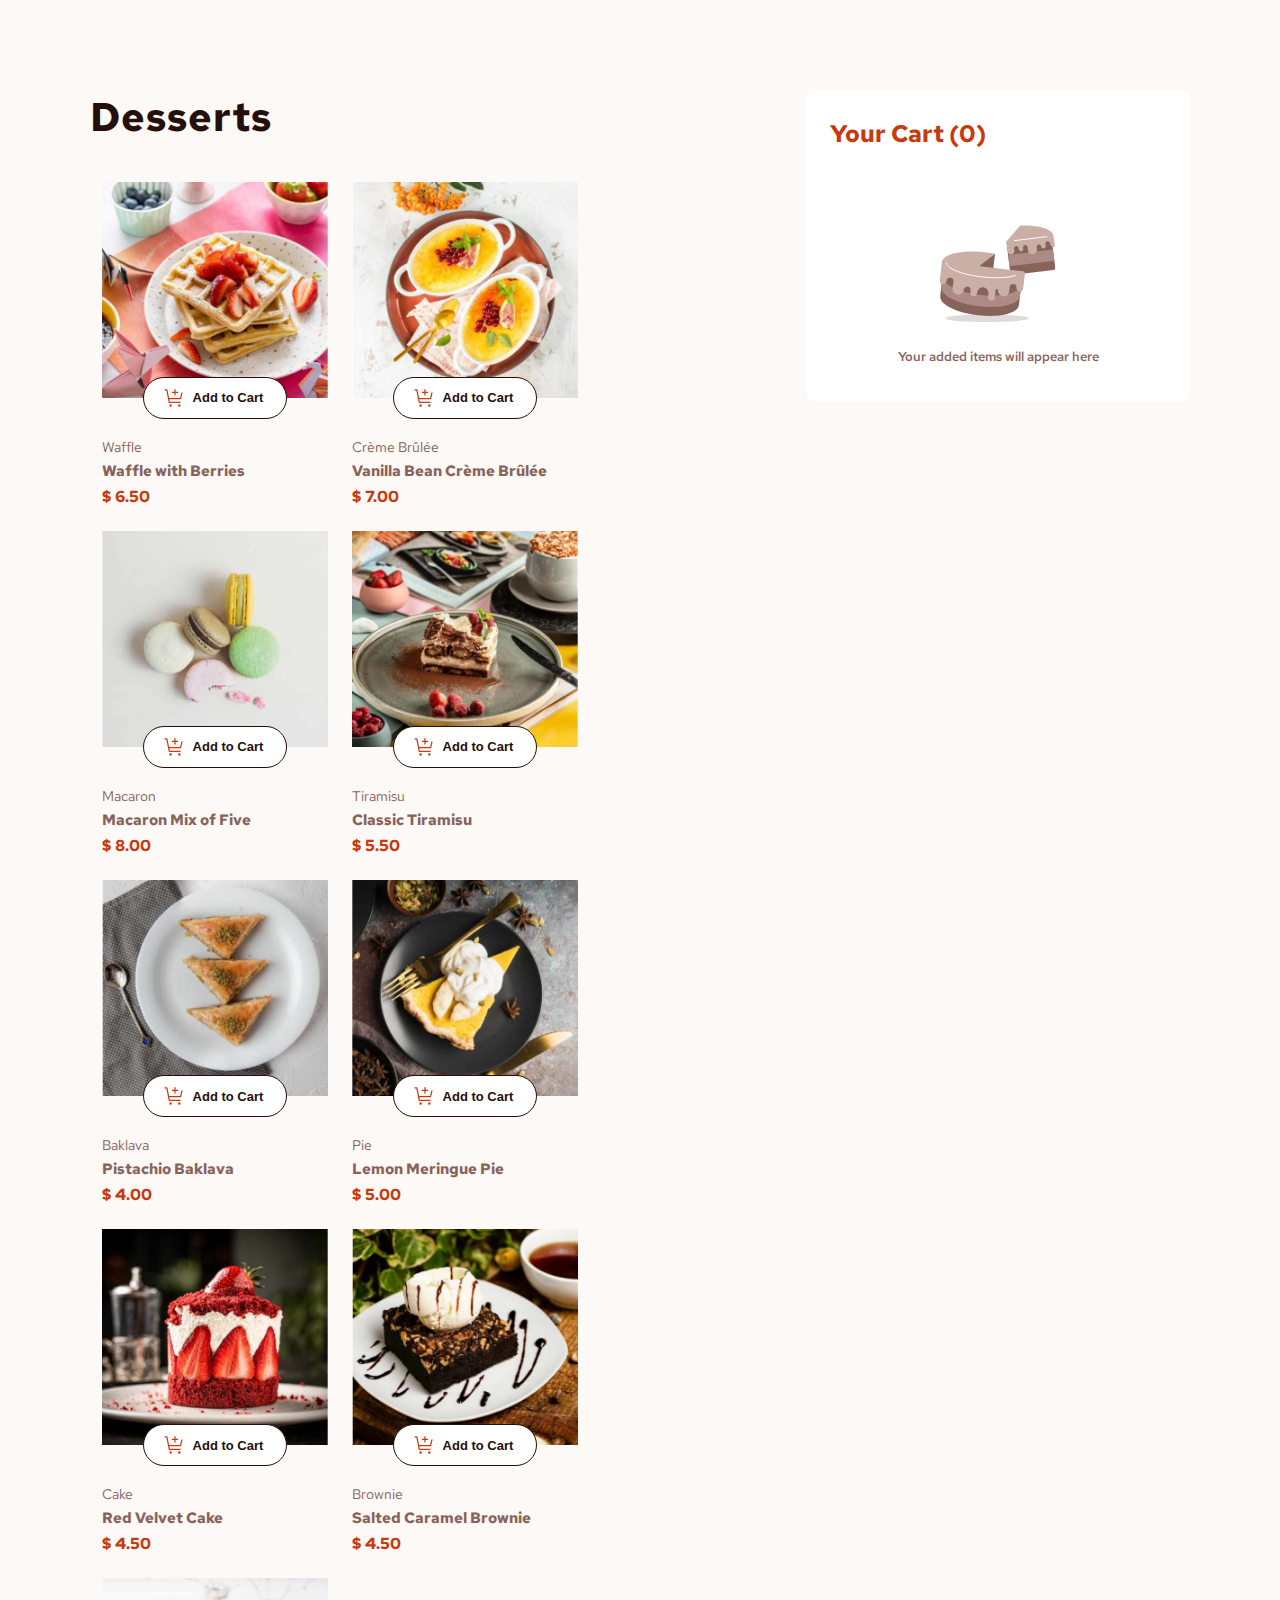
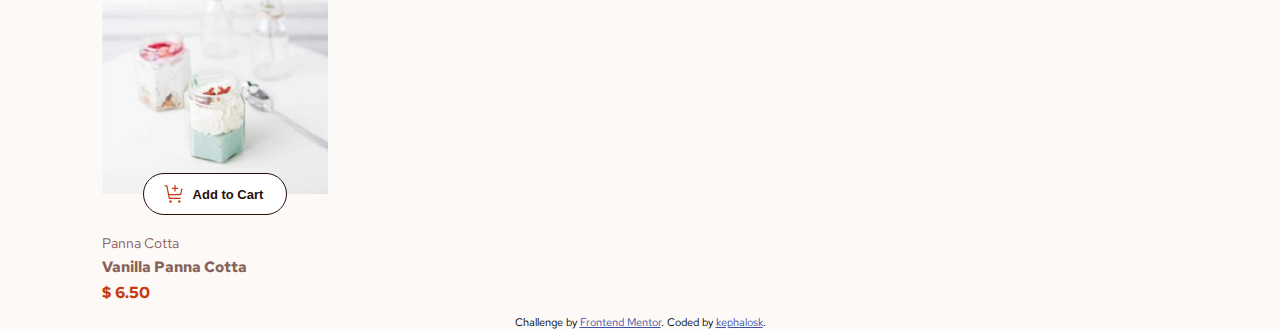
<file: index.html>
<!DOCTYPE html>
<html>
    <head>
        <meta charset="UTF-8">
        <meta name="viewport" content="width=device-width, initial-scale=1.0">
        <link rel="icon" type="image/png" sizes="32x32" href="assets/images/favicon-32x32.png">
        <link rel="stylesheet" href="components/dessertButtonSelectedComponent.css">
        <link rel="stylesheet" href="components/dessertButtonComponent.css">
        <link rel="stylesheet" href="components/cartBoxSelectedListItemComponent.css">
        <link rel="stylesheet" href="components/dessertsGridItemComponent.css">
        <link rel="stylesheet" href="components/confirmationListItemComponent.css">
        <link rel="stylesheet" href="styles.css">
        <script type="module" src="main.js"></script>
        <title>kephalosk | Product List With Chart</title>
    </head>
    <body>
        <div class="windowPadding">
            <main>
                <section class="desserts">
                    <h1>Desserts</h1>
                    <div class="dessertsGrid">
                        <div class="dessertsGridItemComponent"></div>
                        <div class="dessertsGridItemComponent"></div>
                        <div class="dessertsGridItemComponent"></div>
                        <div class="dessertsGridItemComponent"></div>
                        <div class="dessertsGridItemComponent"></div>
                        <div class="dessertsGridItemComponent"></div>
                        <div class="dessertsGridItemComponent"></div>
                        <div class="dessertsGridItemComponent"></div>
                        <div class="dessertsGridItemComponent"></div>
                    </div>
                </section>
                <section class="cart">
                    <div class="cartBox">
                        <label class="cartBoxHeadline">Your Cart (<span class="itemsAmountTotal">0</span>)</label>
                        <div class="cartBoxEmpty">
                            <img class="cartBoxEmptyImage" src="assets/images/illustration-empty-cart.svg" alt="image of cake">
                            <p>Your added items will appear here</p>
                        </div>
                        <div class="cartBoxSelected hidden">
                            <div class="cartBoxSelectedList">
                                <div class="cartBoxSelectedListItems"></div>
                            </div>
                            <div class="cartBoxSelectedTotal">
                                <label class="cartBoxSelectedTotalName">Order Total</label>
                                <label class="cartBoxSelectedTotalPrice">$46.50</label>
                            </div>
                            <div class="cartBoxSelectedHint">
                                <img src="assets/images/icon-carbon-neutral.svg" alt="carbon neutral icon">
                                <label>This is a <span>carbon-neutral</span> delivery</label>
                            </div>
                            <button class="cartBoxSelectedButton">Confirm Order</button>
                        </div>
                    </div>
                </section>
            </main>
            <footer class="attribution">
                Challenge by <a href="https://www.frontendmentor.io&ref/challenge">Frontend Mentor</a>.
                Coded by <a href="#">kephalosk</a>.
            </footer>
        </div>
        <div class="windowConfirmation hidden">
            <section class="confirmation hidden">
                <div class="confirmationBox hiddenVisibility">
                    <header>
                        <img class="confirmationBoxHeaderImage" src="assets/images/icon-order-confirmed.svg" alt="confirmation icon">
                        <h2>Order Confirmed</h2>
                        <p>We hope you enjoy your food!</p>
                    </header>
                    <div class="confirmationList">
                        <div class="confirmationListItems"></div>
                        <div class="confirmationListTotal">
                            <label class="confirmationListTotalName">Order Total</label>
                            <label class="confirmationListTotalPrice">$46.50</label>
                        </div>
                    </div>
                    <button class="confirmationButton">Start New Order</button>
                </div>
            </section>
        </div>
    </body>
</html>
</file>
<file: components/dessertButtonSelectedComponent.css>
.dessertButtonSelected {
    align-items: center;
    background-color: hsl(14, 86%, 42%);
    border: 1px solid hsl(14, 86%, 42%);
    border-radius: 50px;
    color: hsl(14, 65%, 9%);
    display: flex;
    justify-content: space-between;
    font-size: 13px;
    font-weight: bold;
    height: 42px;
    left: calc(50% - 72px);
    padding: 10px 12px;
    position: absolute;
    top: 0;
    transform: translateY(-50%);
    user-select: none;
    width: 144px;
    white-space: nowrap;
}

.dessertButtonSelectedLabel {
    color: hsl(0, 0%, 100%);
}

.dessertButtonSelectedIcon {
    align-items: center;
    border-radius: 50px;
    border: 1px solid hsl(0, 0%, 100%);
    cursor: pointer;
    display: flex;
    padding: 7px 3px;
}

.dessertButtonSelectedIcon:hover {
    background-color: white;
}

.dessertButtonSelectedIcon:hover svg {
    color: hsl(14, 86%, 42%);
}

.dessertButtonSelectedIconMinus {
    padding: 7px 3px;
}

.dessertButtonSelectedIconPlus {
    padding: 3px 3px;
}

.dessertButtonSelectedIconSVG {
    color: hsl(0, 0%, 100%);
}
</file>
<file: components/dessertButtonComponent.css>
.dessertButton {
    align-items: center;
    background-color: hsl(0, 0%, 100%);
    border: 1px solid hsl(14, 65%, 9%);
    border-radius: 50px;
    color: hsl(14, 65%, 9%);
    cursor: pointer;
    display: flex;
    font-size: 13px;
    font-weight: bold;
    left: calc(50% - 72px);
    padding: 10px 20px;
    position: absolute;
    top: 0;
    transform: translateY(-50%);
    width: 144px;
    white-space: nowrap;
}

.dessertButton:hover {
    border: 1px solid hsl(14, 86%, 42%);
    color: hsl(14, 86%, 42%);
}
</file>
<file: components/cartBoxSelectedListItemComponent.css>
.cartBoxSelectedListItem {
    align-items: center;
    display: flex;
}

.cartBoxSelectedListItemContent {
    display: flex;
    flex-direction: column;
    font-size: 13px;
}

.cartBoxSelectedListItemContent {
    flex-grow: 1;
}

.cartBoxSelectedListItemContentName {
    color: hsl(14, 65%, 9%);
    font-size: 14px;
    font-weight: 600;
}

.cartBoxSelectedListItemContentQuantity {
    margin-top: 8px;
}

.cartBoxSelectedListItemContentQuantityAmount {
    color: hsl(14, 86%, 42%);
    font-weight: 500;
    margin-right: 12px;
}

.cartBoxSelectedListItemContentQuantityPrice {
    color: hsl(12, 20%, 44%);
}

.cartBoxSelectedListItemContentQuantitySum {
    color: hsl(12, 20%, 44%);
    font-weight: 600;
    margin-left: 8px;
}

.cartBoxSelectedListItemRemove {
    border: 1px solid hsl(12, 20%, 44%);
    border-radius: 50px;
    color: hsl(12, 20%, 44%);
    cursor: pointer;
    padding: 0 6px;
}

.cartBoxSelectedListItemRemove:hover {
    border: 1px solid hsl(14, 65%, 9%);
    color: hsl(14, 65%, 9%);
}
</file>
<file: components/dessertsGridItemComponent.css>
.category {
    color: hsl(12, 20%, 44%);
    display: block;
    font-size: 14px;
    margin-top: 40px;
}

.dessertContent {
    display: flex;
    flex-direction: column;
    align-items: flex-start;
    position: relative;
}

.dessertsGridItemComponentContainer {
    display: grid;
    justify-content: center;
    text-align: center;
}

.priceBox {
    color: hsl(14, 86%, 42%);
    font-weight: bold;
}
</file>
<file: components/confirmationListItemComponent.css>
.confirmationListItem {
    align-items: center;
    display: flex;
    flex-direction: row;
}

.confirmationListItemContent {
    display: flex;
    flex-direction: column;
    flex-grow: 1;
}

.confirmationListItemContentName {
    color: hsl(14, 65%, 9%);
    font-size: 14px;
    font-weight: 600;
}

.confirmationListItemContentQuantity {
    color: hsl(12, 20%, 44%);
    font-size: 14px;
    margin-top: 2px;
}

.confirmationListItemContentQuantityAmount {
    color: hsl(14, 86%, 42%);
    font-weight: 500;
    margin-right: 12px;
}

.confirmationListItemContentQuantitySum {
    font-weight: 600;
    margin-left: 8px;
}

.confirmationListItemHr {
    background-color: hsl(13, 31%, 90%);
    border: 0;
    height: 1px;
    margin: 14px 0;
}
</file>
<file: styles.css>
@font-face {
    font-family: 'Red Hat Text';
    src: url('assets/fonts/RedHatText-VariableFont_wght.ttf') format('truetype');
    font-weight: 400 700;
    font-style: normal;
}

@font-face {
    font-family: 'Red Hat Text';
    src: url('assets/fonts/RedHatText-Italic-VariableFont_wght.ttf') format('truetype');
    font-weight: 400 700;
    font-style: italic;
}

.attribution {
    font-size: 11px;
    text-align: center;
}

.attribution a {
    color: hsl(228, 45%, 44%);
}

.cartBox {
    background-color: hsl(0, 0%, 100%);
    border-radius: 10px;
    padding: 24px;
    width: 384px;

    @media (max-width: 750px) {
        width: 100%;
    }
}

.cartBoxHeadline{
    color: hsl(14, 86%, 42%);
    display: block;
    font-size: 24px;
    font-weight: bold;
    margin-bottom: 24px;
    margin-top: 4px;
}

.cartBoxEmpty {
    align-items: center;
    display: flex;
    flex-direction: column;
}

.cartBoxEmpty p {
    color: hsl(12, 20%, 44%);
    font-size: 13px;
    font-weight: 600;
}

.cartBoxEmptyImage {
    margin-top: 40px;
    width: 122px;
}

.cartBoxSelectedButton {
    background-color: hsl(14, 86%, 42%);
    border: 0;
    border-radius: 50px;
    color: hsl(0, 0%, 100%);
    cursor: pointer;
    font-weight: 600;
    margin-top: 24px;
    padding: 12px;
    width: 100%;
}

.cartBoxSelectedButton:hover {
    background-color: hsl(14, 86%, 30%);
}

.cartBoxSelectedHint {
    background-color: hsl(20, 50%, 98%);
    border-radius: 8px;
    color: hsl(12, 20%, 44%);
    display: flex;
    justify-content: center;
    margin-top: 24px;
    padding: 12px;
}

.cartBoxSelectedHint img {
    margin-right: 8px;
}

.cartBoxSelectedHint label {
    font-size: 14px;
    margin-right: 8px;
}

.cartBoxSelectedHint span {
    font-weight: 600;
}

.cartBoxSelectedTotal {
    align-items: center;
    color: hsl(14, 65%, 9%);
    display: flex;
    margin-top: 24px;
}

.cartBoxSelectedTotalName {
    flex-grow: 1;
    font-size: 14px;
}

.cartBoxSelectedTotalPrice {
    font-size: 18px;
    font-weight: 800;
}

.confirmation {
    align-items: center;
    display: flex;
    justify-content: center;
    height: 100vh;
    width: 100%;
}

.confirmation h2{
    color: hsl(14, 65%, 9%);
    font-size: 30px;
}

.confirmation p{
    color: hsl(12, 20%, 44%);
    font-size: 12px;
    margin-top: 8px;
}

.confirmationBox {
    background-color: hsl(20, 50%, 98%);
    border-radius: 10px;
    left: 50%;
    padding: 40px;
    top: 50%;
    width: 510px;

    @media (max-width: 600px) {
        margin-top: 500px;
    }
}

.confirmationBoxHeaderImage {
    margin-bottom: 12px;
    width: 40px;
}

.confirmationButton {
    background-color: hsl(14, 86%, 42%);
    border: 0;
    border-radius: 50px;
    color: hsl(0, 0%, 100%);
    cursor: pointer;
    font-weight: 600;
    margin-top: 24px;
    padding: 12px;
    width: 100%;
}

.confirmationButton:hover {
    background-color: hsl(14, 86%, 30%);
}

.confirmationList {
    background-color: hsl(13, 31%, 96%);
    border-radius: 10px;
    margin-top: 24px;
    padding: 24px;
}

.confirmationListItem img{
    border-radius: 5px;
    width: 40px;
    margin-right: 12px;
}

.confirmationListTotal {
    align-items: center;
    color: hsl(14, 65%, 9%);
    display: flex;
    margin-top: 20px;
}

.confirmationListTotalName {
    flex-grow: 1;
    font-size: 14px;
}

.confirmationListTotalPrice {
    font-size: 18px;
    font-weight: 800;
}

.dessertButton img {
    margin-right: 8px;
}

.desserts {
    display: grid;
    grid-template-rows: auto 1fr;
}

.dessertsGrid {
    display: grid;
    grid-template-columns: repeat(auto-fill, 250px);

    @media (max-width: 600px) {
        grid-template-columns: 1fr;
        justify-content: center;
        width: 100%;
    }
}

dessertsGridItemComponent {
    align-items: center;
    display: flex;
    flex-direction: row;
    justify-content: center;
    width: 100%;
}

.dessertsGridItemComponent section{
    display: flex;
    flex-direction: column;
    max-width: 250px;
    padding: 12px;
    width: 100%;
}

.dessertsGridRow img{
    border-radius: 10px;
    max-width: 250px;
    width: 100%;
}

.hidden {
    display: none;
}

.windowConfirmation {
    align-items: start;
    background-color: hsl(0, 0%, 0%, 0.5);
    display: flex;
    height: 100%;
    position: absolute;
    width: 100%;
}

.windowConfirmation.hidden {
    display: none;
    position: unset;
}

.windowPadding {
    height: 100%;
    width: 100%;
    padding: 90px 7vw 0 7vw;
}

* {
    box-sizing: border-box;
}

body {
    align-items: center;
    background-color: hsl(20, 50%, 98%);
    display: flex;
    flex-direction: column;
    font-family: 'Red Hat Text', sans-serif;
    justify-content: center;
    margin: 0;
    position: relative;
    width: 100%;
}

h1 {
    color: hsl(14, 65%, 9%);
    font-size: 40px;
    letter-spacing: 1px;
    margin-top: 0;
}

h2 {
    color: hsl(12, 20%, 44%);
    font-size: 15px;
    margin: 5px 0;
}

main {
    display: grid;
    grid-template-columns: auto 384px;
    width: 100%;

    @media (max-width: 750px) {
        grid-template-columns: auto;
    }
}

hr {
    background-color: hsl(13, 31%, 94%);
    border: 0;
    height: 1px;
    margin: 14px 0;
}
</file>
